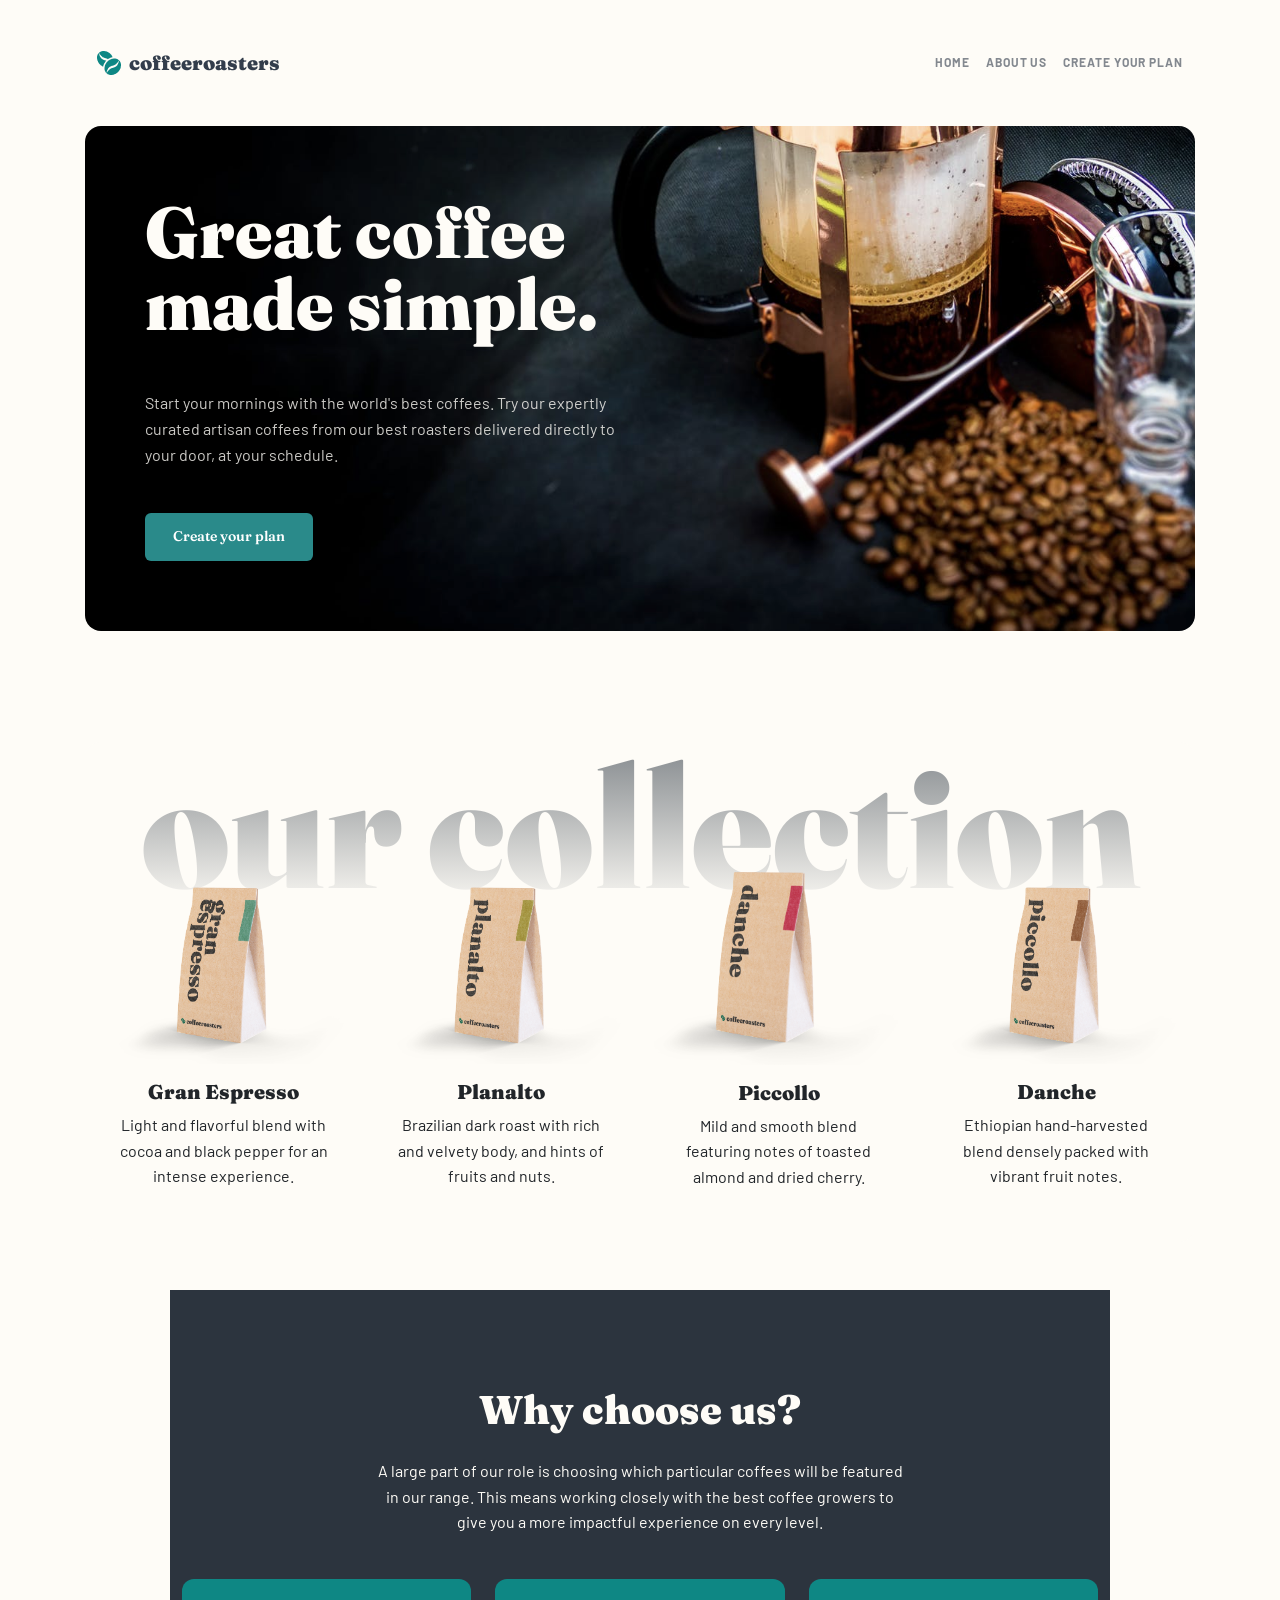
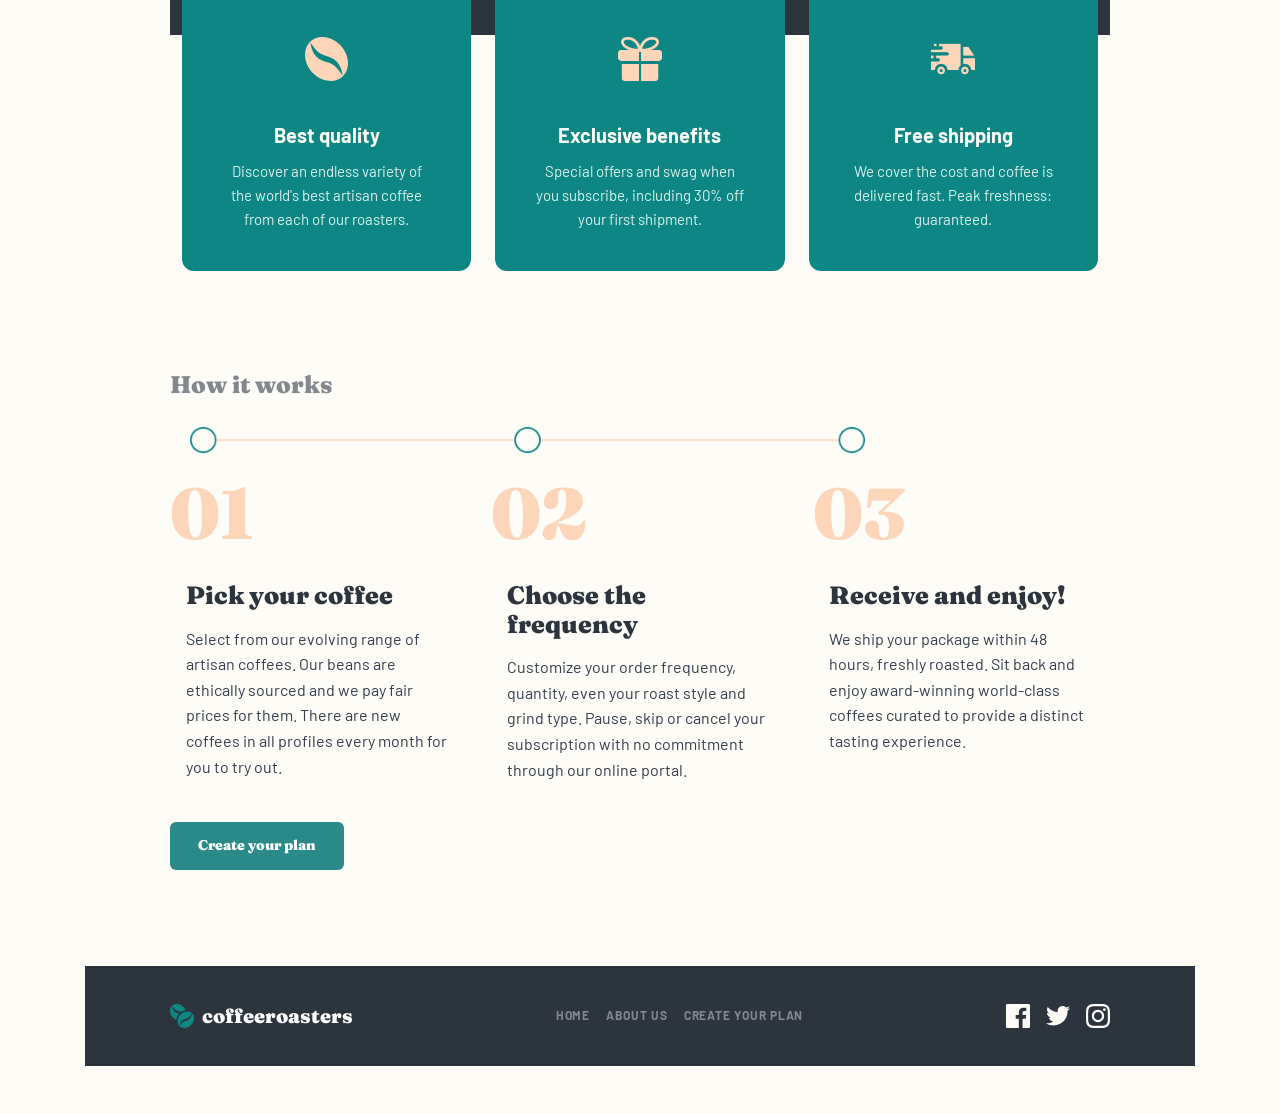
<file: index.html>
<!doctype html>
<html lang="en">
  <head>
    <meta charset="UTF-8" />
    <meta name="viewport" content="width=device-width, initial-scale=1.0" />
    <title>Document</title>
    <link rel="stylesheet" href="./style.css" />
    <script
      src="https://cdn.jsdelivr.net/npm/bootstrap@5.3.8/dist/js/bootstrap.bundle.min.js"
      integrity="sha384-FKyoEForCGlyvwx9Hj09JcYn3nv7wiPVlz7YYwJrWVcXK/BmnVDxM+D2scQbITxI"
      crossorigin="anonymous"
    ></script>
    <link
      href="https://cdn.jsdelivr.net/npm/bootstrap@5.3.8/dist/css/bootstrap.min.css"
      rel="stylesheet"
      integrity="sha384-sRIl4kxILFvY47J16cr9ZwB07vP4J8+LH7qKQnuqkuIAvNWLzeN8tE5YBujZqJLB"
      crossorigin="anonymous"
    />
  </head>
  <body>
    <header class="py-5 px-2" id="navbar">
      <div class="container d-flex align-items-center justify-content-between">
        <div class="d-flex align-items-center gap-2">
          <img
            src="./photos/Combined Shape.png"
            alt="logo icon"
            style="max-width: 24px"
          />
          <h1 class="m-0 fs-5">coffeeroasters</h1>
        </div>
        <nav class="d-none d-md-flex d-lg-flex align-items-center gap-3">
          <a
            class="link-offset-2 link-underline link-underline-opacity-0"
            href="./index.html"
          >
            HOME
          </a>

          <a
            class="link-offset-2 link-underline link-underline-opacity-0"
            href="./about.html"
          >
            ABOUT US
          </a>

          <a
            class="link-offset-2 link-underline link-underline-opacity-0"
            href="./plan.html"
          >
            Create your plan
          </a>
        </nav>
        <button
          class="border-0 bg-transparent d-md-none d-lg-none p-0"
          type="button"
          data-bs-toggle="offcanvas"
          data-bs-target="#coffeeMenu"
          aria-controls="coffeeMenu"
        >
          <img
            src="./photos/Combined Shape 2.png"
            alt="menu"
            style="max-width: 16px"
          />
        </button>

        <div
          class="offcanvas offcanvas-end"
          tabindex="-1"
          id="coffeeMenu"
          aria-labelledby="coffeeMenuLabel"
        >
          <div class="offcanvas-header pt-5 pb-3">
            <div class="d-flex align-items-center gap-2">
              <img
                src="./photos/Combined Shape.png"
                alt="logo icon"
                style="max-width: 24px"
              />
              <h1 class="m-0 fs-5">coffeeroasters</h1>
            </div>
            <button
              type="button"
              class="btn-close"
              data-bs-dismiss="offcanvas"
              aria-label="Close"
            ></button>
          </div>
          <div class="offcanvas-body">
            <nav class="navbar-nav">
              <a class="nav-link" href="./index.html"> HOME </a>

              <a class="nav-link" href="./about.html"> ABOUT US </a>

              <a class="nav-link" href="./plan.html"> CREATE YOUR PLAN </a>
            </nav>
          </div>
        </div>
      </div>
    </header>

    <section class="col-12" id="section1">
      <div class="container position-relative" id="background-container">
        <img
          src="./photos/tset2.png"
          class="background"
          alt="Coffee brewing in a French press"
        />
        <div
          class="px-3 px-lg-5 text-center text-md-start d-flex flex-column align-items-center align-items-md-start"
          id="content1"
        >
          <h1 class="text col-10 col-lg-6 mx-auto mx-md-0">
            Great coffee made simple.
          </h1>
          <p class="col-10 col-lg-6 mx-auto mx-md-0">
            Start your mornings with the world's best coffees. Try our expertly
            curated artisan coffees from our best roasters delivered directly to
            your door, at your schedule.
          </p>
          <a href="plan.html" class="btn text-white" id="cta-btn"
            >Create your plan</a
          >
        </div>
      </div>
    </section>
    <section class="col-12" id="section2">
      <div class="container position-relative" id="background-container">
        <h1
          class="position-absolute text-white text-center"
          id="background-text"
        >
          our collection
        </h1>

        <div class="row row-cols-1 row-cols-lg-4 g-4">
          <div class="col">
            <div class="card h-100">
              <img
                src="./photos/Gran Espresso.png"
                class="card-img-top"
                alt="Gran Espresso"
              />

              <div class="card-body">
                <h5 class="card-title text-center">Gran Espresso</h5>
                <p class="card-text">
                  Light and flavorful blend with cocoa and black pepper for an
                  intense experience.
                </p>
              </div>
            </div>
          </div>

          <div class="col">
            <div class="card h-100">
              <img
                src="./photos/Planalto.png"
                class="card-img-top"
                alt="Planalto"
              />

              <div class="card-body">
                <h5 class="card-title text-center">Planalto</h5>
                <p class="card-text">
                  Brazilian dark roast with rich and velvety body, and hints of
                  fruits and nuts.
                </p>
              </div>
            </div>
          </div>

          <div class="col">
            <div class="card h-100">
              <img
                src="./photos/Piccollo.png"
                class="card-img-top"
                alt="Piccollo"
              />

              <div class="card-body">
                <h5 class="card-title text-center">Piccollo</h5>
                <p class="card-text">
                  Mild and smooth blend featuring notes of toasted almond and
                  dried cherry.
                </p>
              </div>
            </div>
          </div>

          <div class="col">
            <div class="card h-100">
              <img
                src="./photos/Danche.png"
                class="card-img-top"
                alt="Danche"
              />

              <div class="card-body">
                <h5 class="card-title text-center">Danche</h5>
                <p class="card-text">
                  Ethiopian hand-harvested blend densely packed with vibrant
                  fruit notes.
                </p>
              </div>
            </div>
          </div>
        </div>
      </div>
    </section>

    <section class="py-5" id="section3">
      <div class="container">
        <div class="dark-box">
          <h1 class="mb-4">Why choose us?</h1>
          <p class="mb-0">
            A large part of our role is choosing which particular coffees will
            be featured in our range. This means working closely with the best
            coffee growers to give you a more impactful experience on every
            level.
          </p>
        </div>

        <div class="row g-4 boxes-row w-100">
          <div class="col-12 col-lg-4">
            <div class="box">
              <div class="icon-circle">
                <img
                  src="./photos/Shape.svg"
                  alt="Best quality"
                  class="icon-img"
                />
              </div>
              <div class="box-text">
                <h4>Best quality</h4>
                <p>
                  Discover an endless variety of the world's best artisan coffee
                  from each of our roasters.
                </p>
              </div>
            </div>
          </div>

          <div class="col-12 col-lg-4">
            <div class="box">
              <div class="icon-circle">
                <img
                  src="./photos/Gift Icon.png"
                  alt="Exclusive benefits"
                  class="icon-img"
                />
              </div>
              <div class="box-text">
                <h4>Exclusive benefits</h4>
                <p>
                  Special offers and swag when you subscribe, including 30% off
                  your first shipment.
                </p>
              </div>
            </div>
          </div>

          <div class="col-12 col-lg-4">
            <div class="box">
              <div class="icon-circle">
                <img
                  src="./photos/Truck Icon.png"
                  alt="Free shipping"
                  class="icon-img"
                />
              </div>
              <div class="box-text">
                <h4>Free shipping</h4>
                <p>
                  We cover the cost and coffee is delivered fast. Peak
                  freshness: guaranteed.
                </p>
              </div>
            </div>
          </div>
        </div>
      </div>
    </section>
      <section class="py-5" id="section4">
      <div class="container position-relative">
        <h2 class="mb-4">How it works</h2>
        <div class="steps-line mb-4 ">
          <img src="./photos/How It Works Steps.png" />
        </div>

        <div class="row g-4">
          <div class="col-12 col-md-4">
            <div class="card">
              <h1>01</h1>
              <div class="card-body">
                <h5 class="card-title">Pick your coffee</h5>
                <p class="card-text">
                  Select from our evolving range of artisan coffees. Our beans
                  are ethically sourced and we pay fair prices for them. There
                  are new coffees in all profiles every month for you to try
                  out.
                </p>
              </div>
            </div>
          </div>

          <div class="col-12 col-md-4">
            <div class="card">
              <h1>02</h1>
              <div class="card-body">
                <h5 class="card-title">Choose the frequency</h5>
                <p class="card-text">
                  Customize your order frequency, quantity, even your roast
                  style and grind type. Pause, skip or cancel your subscription
                  with no commitment through our online portal.
                </p>
              </div>
            </div>
          </div>

          <div class="col-12 col-md-4">
            <div class="card">
              <h1>03</h1>
              <div class="card-body">
                <h5 class="card-title">Receive and enjoy!</h5>
                <p class="card-text">
                  We ship your package within 48 hours, freshly roasted. Sit
                  back and enjoy award-winning world-class coffees curated to
                  provide a distinct tasting experience.
                </p>
              </div>
            </div>
          </div>
        </div>

        <a href="plan.html" class="btn text-white mt-4" id="cta-btn"
          >Create your plan</a
        >
      </div>
    </section>
<footer class="py-5 px-2" id="footer">
    <div class="container d-flex flex-column flex-md-row align-items-center justify-content-between gap-4">
      <div class="d-flex align-items-center gap-2">
        <img
          src="./photos/Combined Shape.png"
          alt="logo icon"
          style="max-width: 24px"
        />
        <h1 class="m-0 fs-5">coffeeroasters</h1>
      </div>

      <nav class="d-flex align-items-center gap-3">
        <a
          class="link-offset-2 link-underline link-underline-opacity-0"
          href="./index.html"
        >
          HOME
        </a>

        <a
          class="link-offset-2 link-underline link-underline-opacity-0"
          href="./about.html"
        >
          ABOUT US
        </a>

        <a
          class="link-offset-2 link-underline link-underline-opacity-0"
          href="./plan.html"
        >
          Create your plan
        </a>
      </nav>

      <div class="d-flex align-items-center gap-3">
        <a href="https://facebook.com" target="_blank" rel="noopener noreferrer">
          <img src="./photos/facebook.svg" alt="Facebook" />
        </a>
        <a href="https://twitter.com" target="_blank" rel="noopener noreferrer">
          <img src="./photos/twitter.svg" alt="Twitter" />
        </a>
        <a href="https://instagram.com" target="_blank" rel="noopener noreferrer">
          <img src="./photos/instgram.svg" alt="Instagram" />
        </a>
      </div>
    </div>
  </footer>
  </body>
</html>
</file>
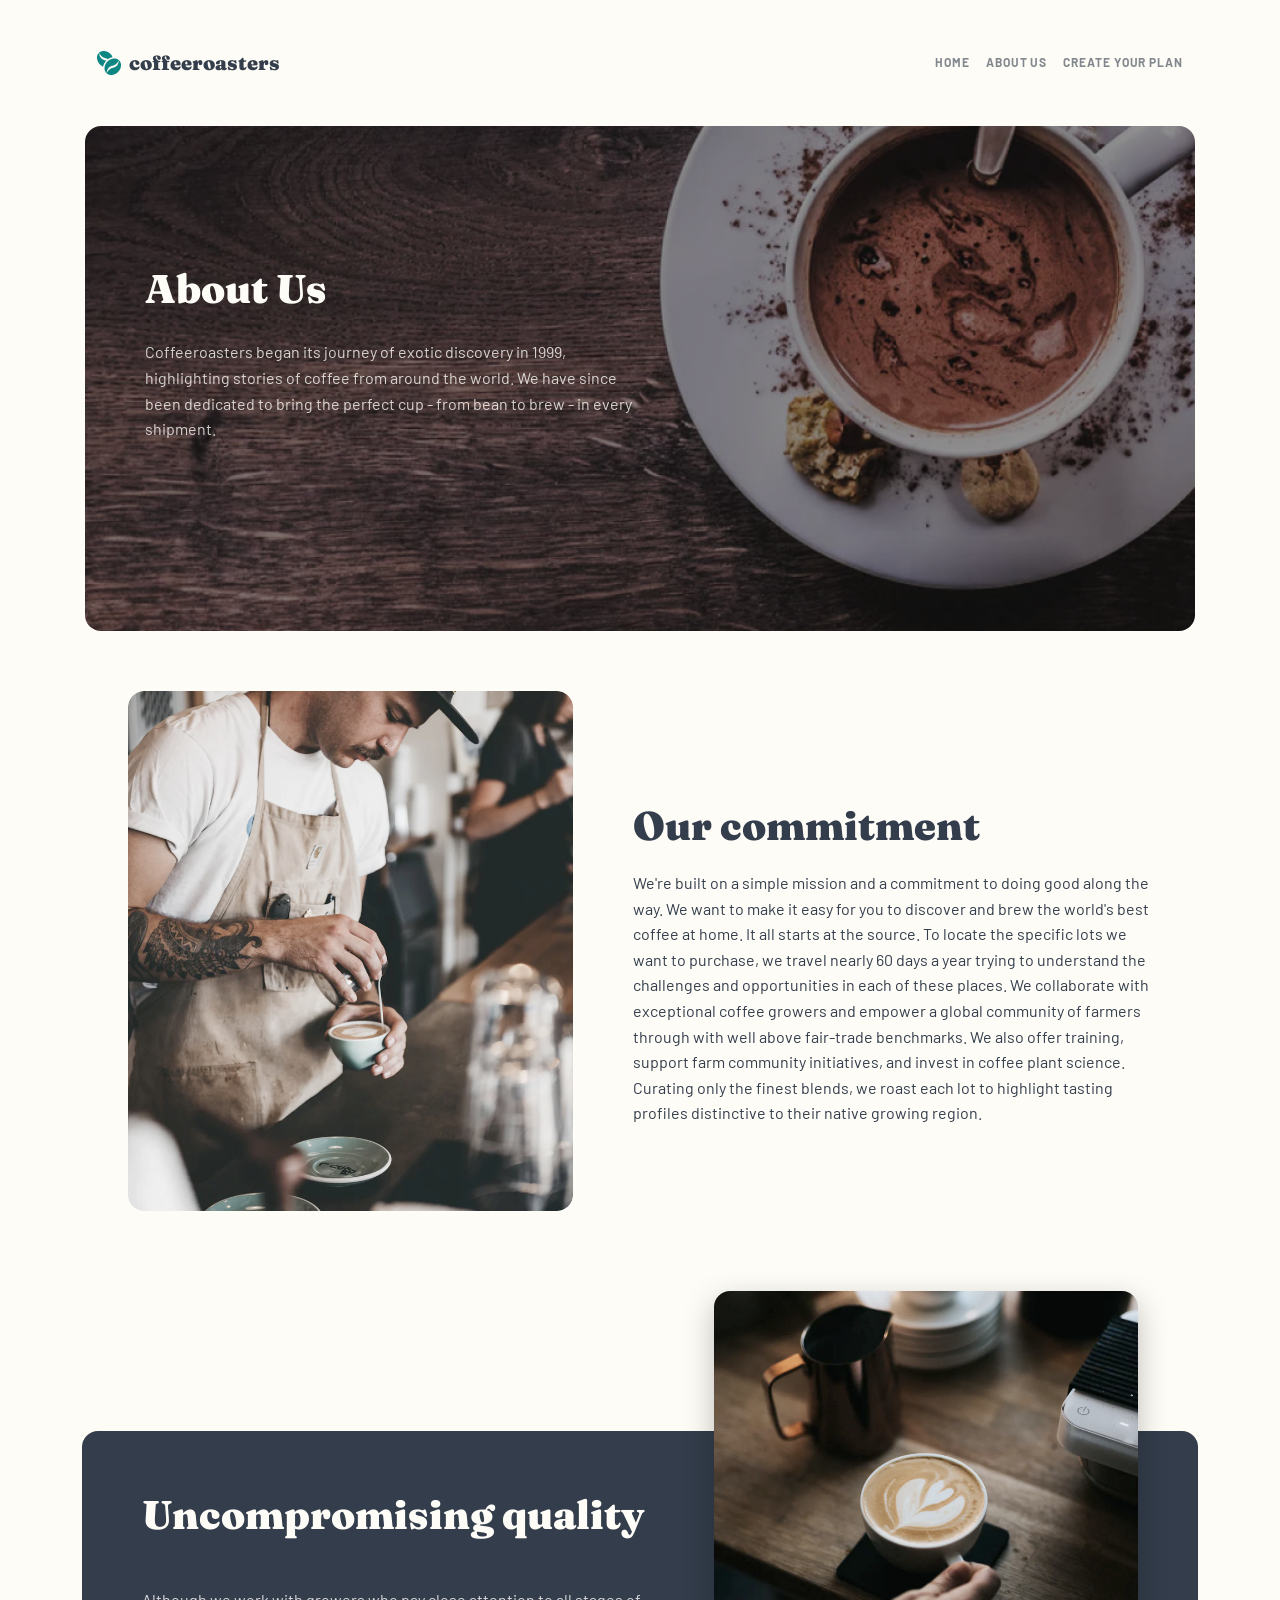
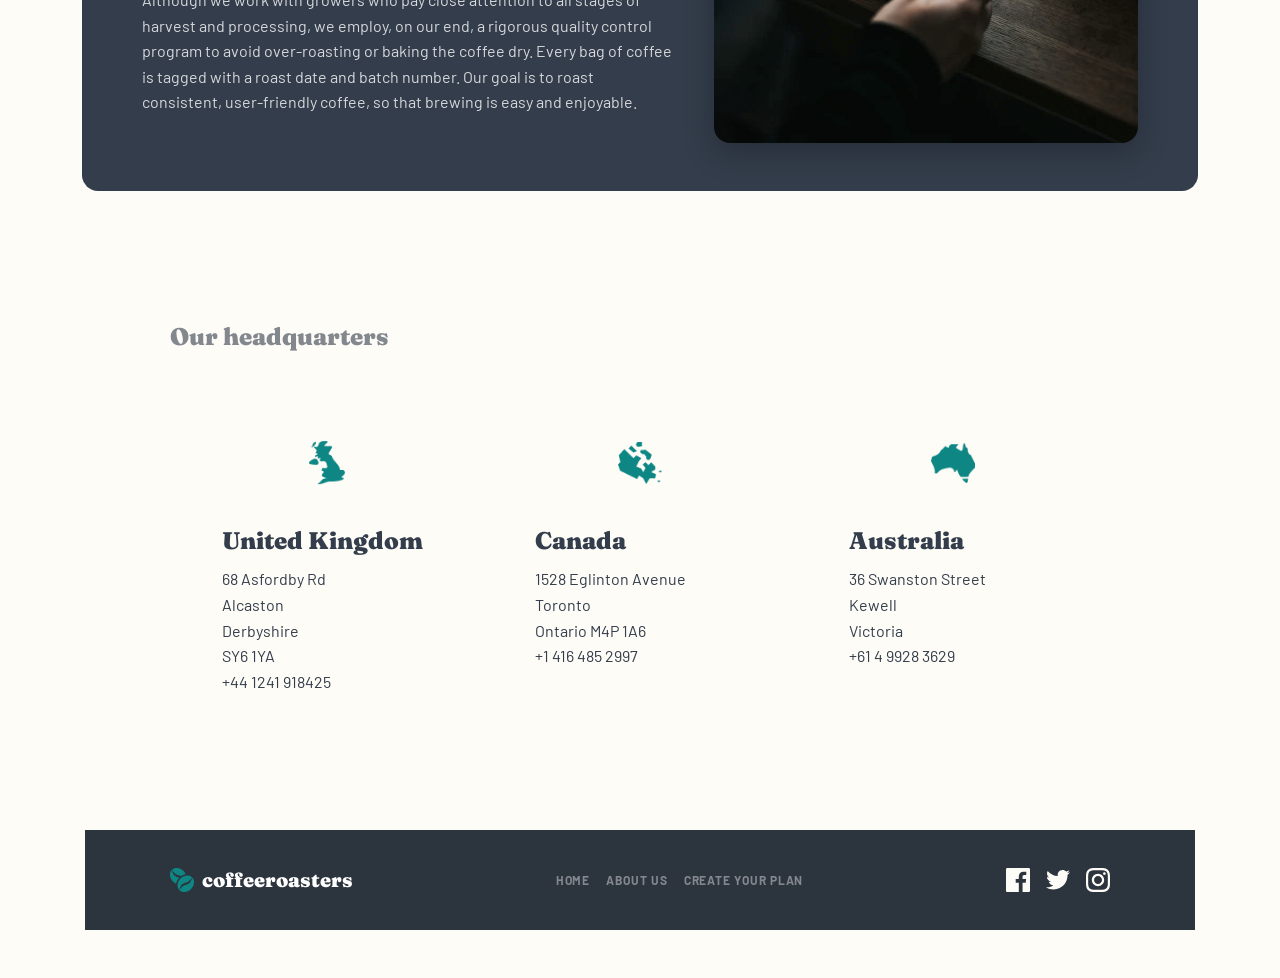
<file: about.html>
<!doctype html>
<html lang="en">
  <head>
    <meta charset="UTF-8" />
    <meta name="viewport" content="width=device-width, initial-scale=1.0" />
    <title>Document</title>
    <link rel="stylesheet" href="./style.css">
    <script
      src="https://cdn.jsdelivr.net/npm/bootstrap@5.3.8/dist/js/bootstrap.bundle.min.js"
      integrity="sha384-FKyoEForCGlyvwx9Hj09JcYn3nv7wiPVlz7YYwJrWVcXK/BmnVDxM+D2scQbITxI"
      crossorigin="anonymous"
    ></script>
    <link
      href="https://cdn.jsdelivr.net/npm/bootstrap@5.3.8/dist/css/bootstrap.min.css"
      rel="stylesheet"
      integrity="sha384-sRIl4kxILFvY47J16cr9ZwB07vP4J8+LH7qKQnuqkuIAvNWLzeN8tE5YBujZqJLB"
      crossorigin="anonymous"
    />
  </head>
  <body>
    <header class="py-5 px-2" id="navbar">
      <div class="container d-flex align-items-center justify-content-between">
        <div class="d-flex align-items-center gap-2">
          <img
            src="./photos/Combined Shape.png"
            alt="logo icon"
            style="max-width: 24px"
          />
          <h1 class="m-0 fs-5">coffeeroasters</h1>
        </div>
        <nav class="d-none d-md-flex d-lg-flex align-items-center gap-3">
          <a
            class="link-offset-2 link-underline link-underline-opacity-0"
            href="./index.html"
          >
            HOME
          </a>

          <a
            class="link-offset-2 link-underline link-underline-opacity-0"
            href="./about.html"
          >
            ABOUT US
          </a>

          <a
            class="link-offset-2 link-underline link-underline-opacity-0"
            href="./plan.html"
          >
            Create your plan
          </a>
        </nav>
        <button
          class="border-0 bg-transparent d-md-none d-lg-none p-0"
          type="button"
          data-bs-toggle="offcanvas"
          data-bs-target="#coffeeMenu"
          aria-controls="coffeeMenu"
        >
          <img
            src="./photos/Combined Shape 2.png"
            alt="menu"
            style="max-width: 16px"
          />
        </button>

        <div
          class="offcanvas offcanvas-end"
          tabindex="-1"
          id="coffeeMenu"
          aria-labelledby="coffeeMenuLabel"
        >
          <div class="offcanvas-header pt-5 pb-3">
            <div class="d-flex align-items-center gap-2">
              <img
                src="./photos/Combined Shape.png"
                alt="logo icon"
                style="max-width: 24px"
              />
              <h1 class="m-0 fs-5">coffeeroasters</h1>
            </div>
            <button
              type="button"
              class="btn-close"
              data-bs-dismiss="offcanvas"
              aria-label="Close"
            ></button>
          </div>
          <div class="offcanvas-body">
            <nav class="navbar-nav">
              <a class="nav-link" href="./index.html"> HOME </a>

              <a class="nav-link" href="./about.html"> ABOUT US </a>

              <a class="nav-link" href="./plan.html"> CREATE YOUR PLAN </a>
            </nav>
          </div>
        </div>
      </div>
    </header>
    <section class="col-12" id="section5">
      <div class="container position-relative" id="background-container">
        <img
          src="./photos/About Image.png"
          class="background"
          alt="Coffee brewing in a French press"
        />
        <div
          class="px-3 px-lg-5 text-center text-md-start d-flex flex-column align-items-center align-items-md-start"
          id="content1"
        >
          <h1 class="text col-10 col-lg-6 mx-auto mx-md-0">About Us</h1>
          <p class="col-10 col-lg-6 mx-auto mx-md-0" id="plan-text">
            Coffeeroasters began its journey of exotic discovery in 1999,
            highlighting stories of coffee from around the world. We have since
            been dedicated to bring the perfect cup - from bean to brew - in
            every shipment.
          </p>
        </div>
      </div>
    </section>
    <section class="col-12" id="section6">
      <div class="container d-flex flex-column flex-md-row align-items-center">
        <div class="image-wrap">
          <img src="./photos/parista.png" alt="our barista" />
        </div>
        <div class="text">
          <h1>Our commitment</h1>
          <p>
            We're built on a simple mission and a commitment to doing good along
            the way. We want to make it easy for you to discover and brew the
            world's best coffee at home. It all starts at the source. To locate
            the specific lots we want to purchase, we travel nearly 60 days a
            year trying to understand the challenges and opportunities in each
            of these places. We collaborate with exceptional coffee growers and
            empower a global community of farmers through with well above
            fair-trade benchmarks. We also offer training, support farm
            community initiatives, and invest in coffee plant science. Curating
            only the finest blends, we roast each lot to highlight tasting
            profiles distinctive to their native growing region.
          </p>
        </div>
      </div>
    </section>
    <section class="quality-section" id="quality">
      <div class="container">
        <div class="quality-wrap">
          <div class="quality-card">
            <h2>Uncompromising quality</h2>
            <p>
              Although we work with growers who pay close attention to all
              stages of harvest and processing, we employ, on our end, a
              rigorous quality control program to avoid over-roasting or baking
              the coffee dry. Every bag of coffee is tagged with a roast date
              and batch number. Our goal is to roast consistent, user-friendly
              coffee, so that brewing is easy and enjoyable.
            </p>
          </div>

          <div class="quality-image">
            <img src="./photos/coffe-photo.png" alt="latte art coffee" />
          </div>
        </div>
      </div>
    </section>

    <section class="py-5" id="headquarters">
      <div class="container position-relative">
        <h1 class="mb-4">Our headquarters</h1>

        <div class="row g-4 boxes-row w-100">
          <div class="col-12 col-md-4">
            <div class="box">
              <div class="icon-circle">
                <img src="./photos/UK Map.png" alt="UK-map" class="icon-img" />
              </div>
              <div class="box-text">
                <h2>United Kingdom</h2>
                <p>
                  68 Asfordby Rd<br />
                  Alcaston<br />
                  Derbyshire<br />
                  SY6 1YA<br />
                  +44 1241 918425
                </p>
              </div>
            </div>
          </div>

          <div class="col-12 col-md-4">
            <div class="box">
              <div class="icon-circle">
                <img
                  src="./photos//Canada Map.png"
                  alt="canada-map"
                  class="icon-img"
                />
              </div>
              <div class="box-text">
                <h2>Canada</h2>
                <p>
                  1528 Eglinton Avenue<br />
                  Toronto<br />
                  Ontario M4P 1A6<br />
                  +1 416 485 2997
                </p>
              </div>
            </div>
          </div>

          <div class="col-12 col-md-4">
            <div class="box">
              <div class="icon-circle">
                <img
                  src="./photos/Australia Map.png"
                  alt="australia-map"
                  class="icon-img"
                />
              </div>
              <div class="box-text">
                <h2>Australia</h2>
                <p>
                  36 Swanston Street<br />
                  Kewell<br />
                  Victoria<br />
                  +61 4 9928 3629
                </p>
              </div>
            </div>
          </div>
        </div>
      </div>
    </section>
    <footer class="py-5 px-2" id="footer">
      <div
        class="container d-flex flex-column flex-md-row align-items-center justify-content-between gap-4"
      >
        <div class="d-flex align-items-center gap-2">
          <img
            src="./photos/Combined Shape.png"
            alt="logo icon"
            style="max-width: 24px"
          />
          <h1 class="m-0 fs-5">coffeeroasters</h1>
        </div>

        <nav class="d-flex align-items-center gap-3">
          <a
            class="link-offset-2 link-underline link-underline-opacity-0"
            href="./index.html"
          >
            HOME
          </a>

          <a
            class="link-offset-2 link-underline link-underline-opacity-0"
            href="./about.html"
          >
            ABOUT US
          </a>

          <a
            class="link-offset-2 link-underline link-underline-opacity-0"
            href="./plan.html"
          >
            Create your plan
          </a>
        </nav>

        <div class="d-flex align-items-center gap-3">
          <a
            href="https://facebook.com"
            target="_blank"
            rel="noopener noreferrer"
          >
            <img src="./photos/facebook.svg" alt="Facebook" />
          </a>
          <a
            href="https://twitter.com"
            target="_blank"
            rel="noopener noreferrer"
          >
            <img src="./photos/twitter.svg" alt="Twitter" />
          </a>
          <a
            href="https://instagram.com"
            target="_blank"
            rel="noopener noreferrer"
          >
            <img src="./photos/instgram.svg" alt="Instagram" />
          </a>
        </div>
      </div>
    </footer>
  </body>
</html>
</file>
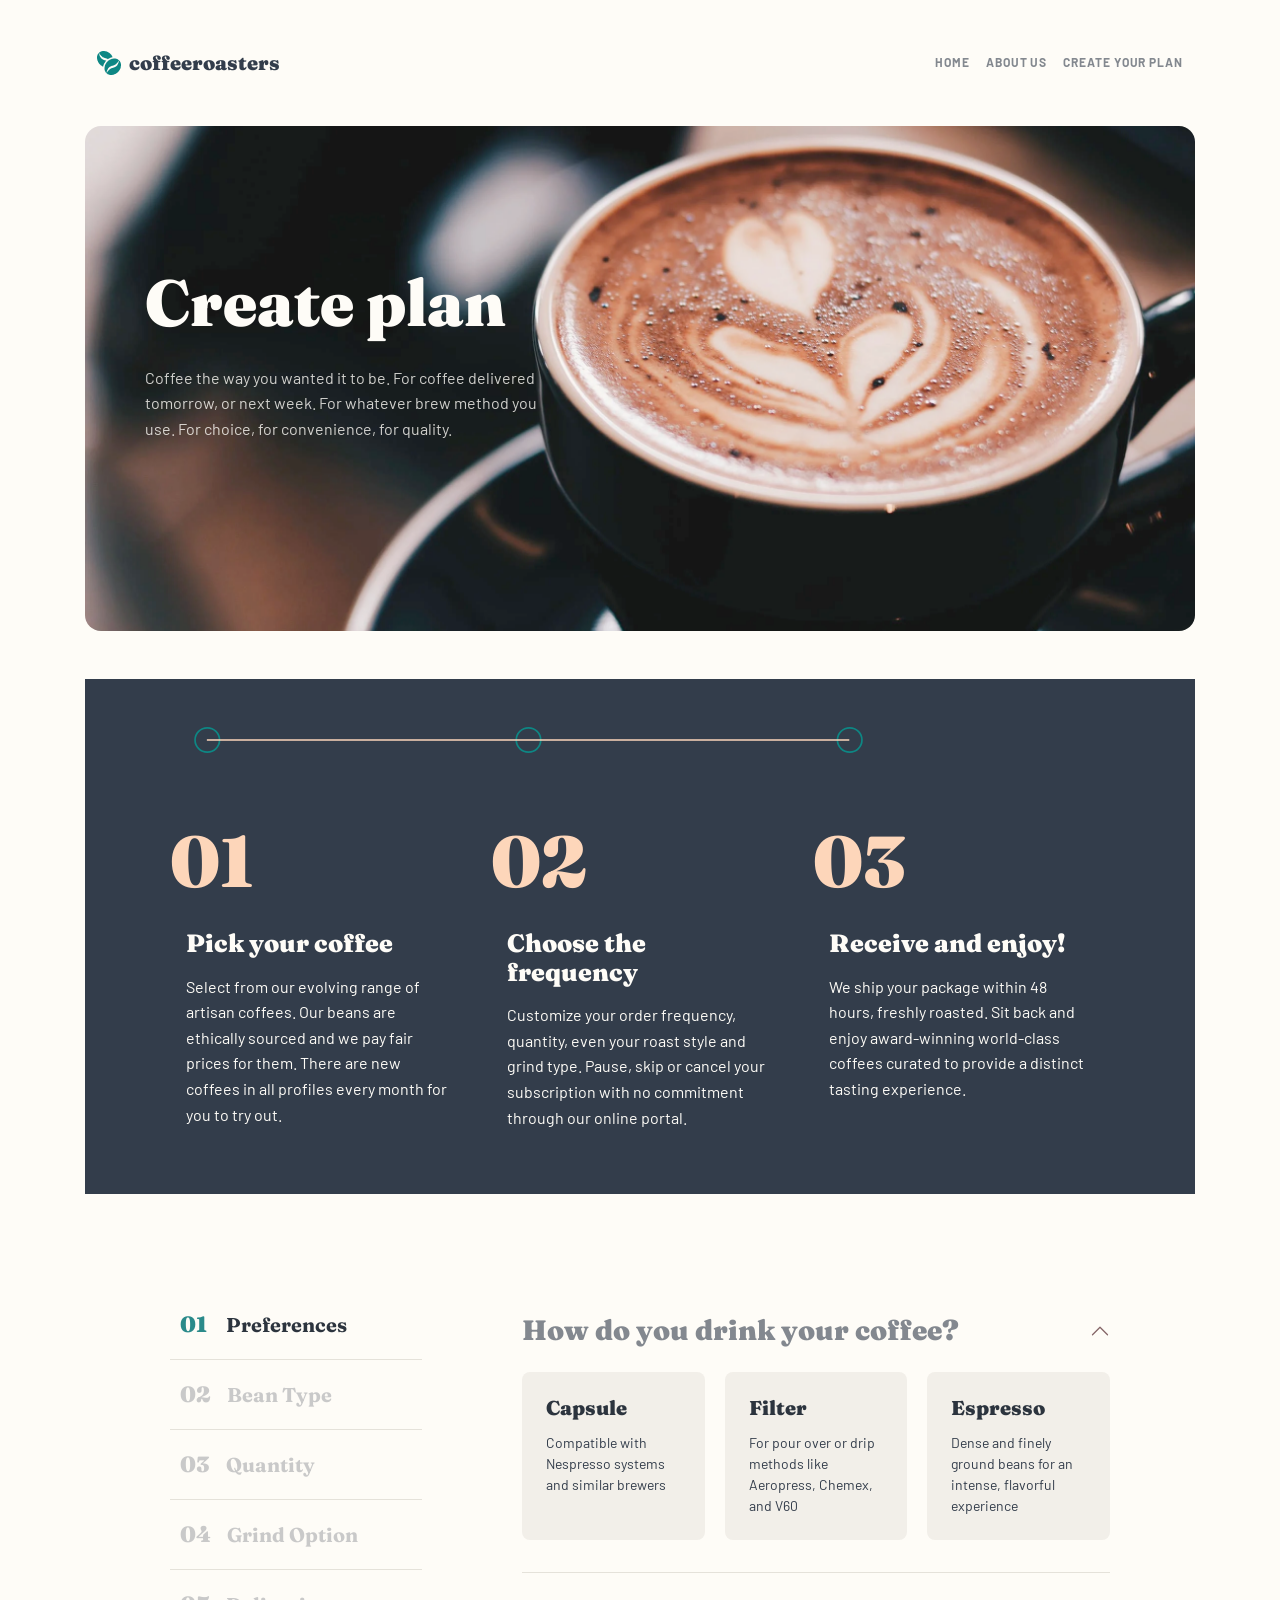
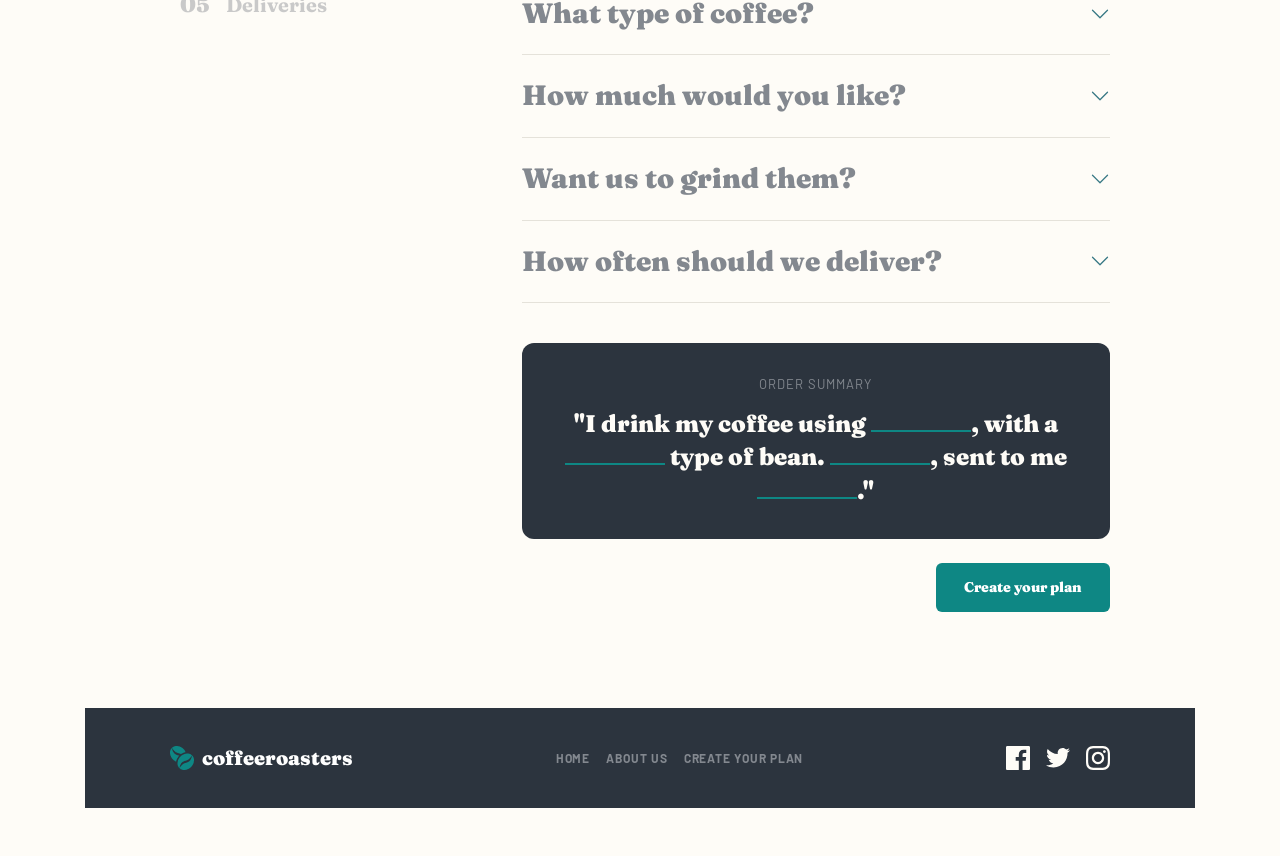
<file: plan.html>
<!doctype html>
<html lang="en">
  <head>
    <meta charset="UTF-8" />
    <meta name="viewport" content="width=device-width, initial-scale=1.0" />
    <title>Document</title>
    <link rel="stylesheet" href="./style.css" />
    <script
      src="https://cdn.jsdelivr.net/npm/bootstrap@5.3.8/dist/js/bootstrap.bundle.min.js"
      integrity="sha384-FKyoEForCGlyvwx9Hj09JcYn3nv7wiPVlz7YYwJrWVcXK/BmnVDxM+D2scQbITxI"
      crossorigin="anonymous"
    ></script>
    <link
      href="https://cdn.jsdelivr.net/npm/bootstrap@5.3.8/dist/css/bootstrap.min.css"
      rel="stylesheet"
      integrity="sha384-sRIl4kxILFvY47J16cr9ZwB07vP4J8+LH7qKQnuqkuIAvNWLzeN8tE5YBujZqJLB"
      crossorigin="anonymous"
    />
  </head>
  <body>
    <header class="py-5 px-2" id="navbar">
      <div class="container d-flex align-items-center justify-content-between">
        <div class="d-flex align-items-center gap-2">
          <img
            src="./photos/Combined Shape.png"
            alt="logo icon"
            style="max-width: 24px"
          />
          <h1 class="m-0 fs-5">coffeeroasters</h1>
        </div>
        <nav class="d-none d-md-flex d-lg-flex align-items-center gap-3">
          <a
            class="link-offset-2 link-underline link-underline-opacity-0"
            href="./index.html"
          >
            HOME
          </a>

          <a
            class="link-offset-2 link-underline link-underline-opacity-0"
            href="./about.html"
          >
            ABOUT US
          </a>

          <a
            class="link-offset-2 link-underline link-underline-opacity-0"
            href="./plan.html"
          >
            Create your plan
          </a>
        </nav>
        <button
          class="border-0 bg-transparent d-md-none d-lg-none p-0"
          type="button"
          data-bs-toggle="offcanvas"
          data-bs-target="#coffeeMenu"
          aria-controls="coffeeMenu"
        >
          <img
            src="./photos/Combined Shape 2.png"
            alt="menu"
            style="max-width: 16px"
          />
        </button>

        <div
          class="offcanvas offcanvas-end"
          tabindex="-1"
          id="coffeeMenu"
          aria-labelledby="coffeeMenuLabel"
        >
          <div class="offcanvas-header pt-5 pb-3">
            <div class="d-flex align-items-center gap-2">
              <img
                src="./photos/Combined Shape.png"
                alt="logo icon"
                style="max-width: 24px"
              />
              <h1 class="m-0 fs-5">coffeeroasters</h1>
            </div>
            <button
              type="button"
              class="btn-close"
              data-bs-dismiss="offcanvas"
              aria-label="Close"
            ></button>
          </div>
          <div class="offcanvas-body">
            <nav class="navbar-nav">
              <a class="nav-link" href="./index.html"> HOME </a>

              <a class="nav-link" href="./about.html"> ABOUT US </a>

              <a class="nav-link" href="./plan.html"> CREATE YOUR PLAN </a>
            </nav>
          </div>
        </div>
      </div>
    </header>
    <section class="col-12" id="section7">
      <div class="container position-relative" id="background-container">
        <img
          src="./photos/plan-image.png"
          class="background"
          alt="Coffee brewing in a French press"
        />
        <div
          class="px-3 px-lg-5 text-center text-md-start d-flex flex-column align-items-center align-items-md-start"
          id="content1"
        >
          <h1 class="text col-10 col-lg-6 mx-auto mx-md-0">Create plan</h1>
          <p class="col-10 col-lg-6 mx-auto mx-md-0">
            Coffee the way you wanted it to be. For coffee delivered tomorrow,
            or next week. For whatever brew method you use. For choice, for
            convenience, for quality.
          </p>
        </div>
      </div>
    </section>
    <section class="py-5" id="section4">
      <div
        class="container position-relative"
        style="background-color: #333d4b"
      >
        <div class="steps-line mb-4 px-1 py-5">
          <img src="./photos/Step Indicators.svg" />
        </div>

        <div class="row g-4 pb-5">
          <div class="col-12 col-md-4">
            <div class="card">
              <h1>01</h1>
              <div class="card-body">
                <h5 class="card-title" style="color: #fefcf7">
                  Pick your coffee
                </h5>
                <p class="card-text" style="color: #fefcf7">
                  Select from our evolving range of artisan coffees. Our beans
                  are ethically sourced and we pay fair prices for them. There
                  are new coffees in all profiles every month for you to try
                  out.
                </p>
              </div>
            </div>
          </div>

          <div class="col-12 col-md-4">
            <div class="card">
              <h1>02</h1>
              <div class="card-body">
                <h5 class="card-title" style="color: #fefcf7">
                  Choose the frequency
                </h5>
                <p class="card-text" style="color: #fefcf7">
                  Customize your order frequency, quantity, even your roast
                  style and grind type. Pause, skip or cancel your subscription
                  with no commitment through our online portal.
                </p>
              </div>
            </div>
          </div>

          <div class="col-12 col-md-4">
            <div class="card">
              <h1>03</h1>
              <div class="card-body">
                <h5 class="card-title" style="color: #fefcf7">
                  Receive and enjoy!
                </h5>
                <p class="card-text" style="color: #fefcf7">
                  We ship your package within 48 hours, freshly roasted. Sit
                  back and enjoy award-winning world-class coffees curated to
                  provide a distinct tasting experience.
                </p>
              </div>
            </div>
          </div>
        </div>
      </div>
    </section>
<section class="py-5" id="section8">
  <input type="checkbox" id="summary-toggle" class="summary-toggle" />

  <div class="container d-flex">
    <div class="list-group steps-list" style="width: 251.81px">
      <div class="list-group-item d-flex align-items-center gap-3 active-step">
        <span class="step-number">01</span>
        <span class="step-title">Preferences</span>
      </div>

      <div class="list-group-item d-flex align-items-center gap-3">
        <span class="step-number">02</span>
        <span class="step-title">Bean Type</span>
      </div>

      <div class="list-group-item d-flex align-items-center gap-3">
        <span class="step-number">03</span>
        <span class="step-title">Quantity</span>
      </div>

      <div class="list-group-item d-flex align-items-center gap-3">
        <span class="step-number">04</span>
        <span class="step-title">Grind Option</span>
      </div>

      <div class="list-group-item d-flex align-items-center gap-3">
        <span class="step-number">05</span>
        <span class="step-title">Deliveries</span>
      </div>
    </div>

    <div class="accordion" id="coffeeAccordion">
      <div class="accordion-item">
        <h2 class="accordion-header">
          <button
            class="accordion-button"
            type="button"
            data-bs-toggle="collapse"
            data-bs-target="#collapseOne"
            aria-expanded="true"
            aria-controls="collapseOne"
          >
            How do you drink your coffee?
          </button>
        </h2>

        <div id="collapseOne" class="accordion-collapse collapse show">
          <div class="accordion-body">
            <div class="options-grid">
              <label class="option-card">
                <input type="radio" name="coffee-preference" value="capsule" />
                <h5>Capsule</h5>
                <p>Compatible with Nespresso systems and similar brewers</p>
              </label>

              <label class="option-card">
                <input type="radio" name="coffee-preference" value="filter" />
                <h5>Filter</h5>
                <p>For pour over or drip methods like Aeropress, Chemex, and V60</p>
              </label>

              <label class="option-card">
                <input type="radio" name="coffee-preference" value="espresso" />
                <h5>Espresso</h5>
                <p>Dense and finely ground beans for an intense, flavorful experience</p>
              </label>
            </div>
          </div>
        </div>
      </div>

      <div class="accordion-item">
        <h2 class="accordion-header">
          <button
            class="accordion-button collapsed"
            type="button"
            data-bs-toggle="collapse"
            data-bs-target="#collapseTwo"
            aria-expanded="false"
            aria-controls="collapseTwo"
          >
            What type of coffee?
          </button>
        </h2>

        <div id="collapseTwo" class="accordion-collapse collapse">
          <div class="accordion-body">
            <div class="options-grid">
              <label class="option-card">
                <input type="radio" name="coffee-type" value="single-origin" />
                <h5>Single Origin</h5>
                <p>Distinct, high quality coffee from a specific family-owned farm</p>
              </label>

              <label class="option-card">
                <input type="radio" name="coffee-type" value="decaf" />
                <h5>Decaf</h5>
                <p>Just like regular coffee, except the caffeine has been removed</p>
              </label>

              <label class="option-card">
                <input type="radio" name="coffee-type" value="blended" />
                <h5>Blended</h5>
                <p>Combination of two or three dark roasted beans of organic coffees</p>
              </label>
            </div>
          </div>
        </div>
      </div>

      <div class="accordion-item">
        <h2 class="accordion-header">
          <button
            class="accordion-button collapsed"
            type="button"
            data-bs-toggle="collapse"
            data-bs-target="#collapseThree"
            aria-expanded="false"
            aria-controls="collapseThree"
          >
            How much would you like?
          </button>
        </h2>

        <div id="collapseThree" class="accordion-collapse collapse">
          <div class="accordion-body">
            <div class="options-grid">
              <label class="option-card">
                <input type="radio" name="quantity" value="250g" />
                <h5>250g</h5>
                <p>Perfect for the solo drinker. Yields about 12 delicious cups.</p>
              </label>

              <label class="option-card">
                <input type="radio" name="quantity" value="500g" />
                <h5>500g</h5>
                <p>Perfect option for a couple. Yields about 40 delectable cups.</p>
              </label>

              <label class="option-card">
                <input type="radio" name="quantity" value="1000g" />
                <h5>1000g</h5>
                <p>Perfect for offices and events. Yields about 90 delightful cups.</p>
              </label>
            </div>
          </div>
        </div>
      </div>

      <div class="accordion-item">
        <h2 class="accordion-header">
          <button
            class="accordion-button collapsed"
            type="button"
            data-bs-toggle="collapse"
            data-bs-target="#collapseFour"
            aria-expanded="false"
            aria-controls="collapseFour"
          >
            Want us to grind them?
          </button>
        </h2>

        <div id="collapseFour" class="accordion-collapse collapse">
          <div class="accordion-body">
            <div class="options-grid">
              <label class="option-card">
                <input type="radio" name="grind" value="wholebean" />
                <h5>Wholebean</h5>
                <p>Best choice if you cherish the full sensory experience</p>
              </label>

              <label class="option-card">
                <input type="radio" name="grind" value="filter" />
                <h5>Filter</h5>
                <p>For drip or pour-over coffee methods such as V60 or Aeropress</p>
              </label>

              <label class="option-card">
                <input type="radio" name="grind" value="cafetiere" />
                <h5>Cafetiére</h5>
                <p>Course ground beans specially suited for french press coffee</p>
              </label>
            </div>
          </div>
        </div>
      </div>

      <div class="accordion-item">
        <h2 class="accordion-header">
          <button
            class="accordion-button collapsed"
            type="button"
            data-bs-toggle="collapse"
            data-bs-target="#collapseFive"
            aria-expanded="false"
            aria-controls="collapseFive"
          >
            How often should we deliver?
          </button>
        </h2>

        <div id="collapseFive" class="accordion-collapse collapse">
          <div class="accordion-body">
            <div class="options-grid">
              <label class="option-card">
                <input type="radio" name="delivery" value="weekly" />
                <h5>Every week</h5>
                <p>$7.20 per shipment. Includes free first-class shipping.</p>
              </label>

              <label class="option-card">
                <input type="radio" name="delivery" value="two-weeks" />
                <h5>Every 2 weeks</h5>
                <p>$9.60 per shipment. Includes free priority shipping.</p>
              </label>

              <label class="option-card">
                <input type="radio" name="delivery" value="monthly" />
                <h5>Every month</h5>
                <p>$12.00 per shipment. Includes free priority shipping.</p>
              </label>
            </div>
          </div>
        </div>
      </div>

      <div class="order-summary">
        <span class="summary-label">ORDER SUMMARY</span>
        <p class="summary-text">
          "I drink my coffee using
          <span class="blank">
            <span class="ans ans-capsule">Capsule</span>
            <span class="ans ans-filter">Filter</span>
            <span class="ans ans-espresso">Espresso</span> </span
          >, with a
          <span class="blank">
            <span class="ans ans-single-origin">Single Origin</span>
            <span class="ans ans-decaf">Decaf</span>
            <span class="ans ans-blended">Blended</span>
          </span>
          type of bean.
          <span class="blank">
            <span class="ans ans-250g">250g</span>
            <span class="ans ans-500g">500g</span>
            <span class="ans ans-1000g">1000g</span> </span
          >, sent to me
          <span class="blank">
            <span class="ans ans-weekly">Every Week</span>
            <span class="ans ans-two-weeks">Every 2 Weeks</span>
            <span class="ans ans-monthly">Every Month</span> </span
          >."
        </p>
      </div>

      <label for="summary-toggle" class="create-plan-btn">Create your plan</label>
    </div>
  </div>

  <div class="summary-modal-overlay">
    <label for="summary-toggle" class="modal-backdrop"></label>

    <div class="summary-modal">
      <div class="modal-header">
        <span>Order Summary</span>
      </div>

      <div class="modal-body">
        <p class="modal-text">
          "I drink my coffee as
          <span class="ans ans-capsule">Capsule</span><span class="ans ans-filter">Filter</span><span class="ans ans-espresso">Espresso</span>,
          with a
          <span class="ans ans-single-origin">Single Origin</span><span class="ans ans-decaf">Decaf</span><span class="ans ans-blended">Blended</span>
          type of bean.
          <span class="ans ans-250g">250g</span><span class="ans ans-500g">500g</span><span class="ans ans-1000g">1000g</span>
          ground ala
          <span class="ans ans-wholebean">Wholebean</span><span class="ans ans-grindfilter">Filter</span><span class="ans ans-cafetiere">Cafetiére</span>,
          sent to me
          <span class="ans ans-weekly">Every Week</span><span class="ans ans-two-weeks">Every 2 Weeks</span><span class="ans ans-monthly">Every Month</span>."
        </p>

        <p class="modal-note">
          Is this correct? You can proceed to checkout or go back to plan selection if something is off. Subscription discount codes can also be redeemed at the checkout.
        </p>

        <div class="modal-footer">
          <span class="price">$14.00<span class="price-unit">/ mo</span></span>
          <button class="checkout-btn">Checkout</button>
        </div>
      </div>
    </div>
  </div>
</section>
    <footer class="py-5 px-2" id="footer">
      <div
        class="container d-flex flex-column flex-md-row align-items-center justify-content-between gap-4"
      >
        <div class="d-flex align-items-center gap-2">
          <img
            src="./photos/Combined Shape.png"
            alt="logo icon"
            style="max-width: 24px"
          />
          <h1 class="m-0 fs-5">coffeeroasters</h1>
        </div>

        <nav class="d-flex align-items-center gap-3">
          <a
            class="link-offset-2 link-underline link-underline-opacity-0"
            href="./index.html"
          >
            HOME
          </a>

          <a
            class="link-offset-2 link-underline link-underline-opacity-0"
            href="./about.html"
          >
            ABOUT US
          </a>

          <a
            class="link-offset-2 link-underline link-underline-opacity-0"
            href="./plan.html"
          >
            Create your plan
          </a>
        </nav>

        <div class="d-flex align-items-center gap-3">
          <a
            href="https://facebook.com"
            target="_blank"
            rel="noopener noreferrer"
          >
            <img src="./photos/facebook.svg" alt="Facebook" />
          </a>
          <a
            href="https://twitter.com"
            target="_blank"
            rel="noopener noreferrer"
          >
            <img src="./photos/twitter.svg" alt="Twitter" />
          </a>
          <a
            href="https://instagram.com"
            target="_blank"
            rel="noopener noreferrer"
          >
            <img src="./photos/instgram.svg" alt="Instagram" />
          </a>
        </div>
      </div>
    </footer>
  </body>
</html>
</file>
<file: style.css>
@import url("https://fonts.googleapis.com/css2?family=Fraunces:ital,opsz,wght@0,9..144,100..900;1,9..144,100..900&display=swap");
@import url("https://fonts.googleapis.com/css2?family=Barlow:ital,wght@0,100;0,200;0,300;0,400;0,500;0,600;0,700;0,800;0,900;1,100;1,200;1,300;1,400;1,500;1,600;1,700;1,800;1,900&display=swap");

* {
  margin: 0;
  padding: 0;
  box-sizing: border-box;
}

html,
body {
  background-color: #fefcf7 !important;
}

#navbar {
  .container {
    max-width: 1110px;
  }
  h1 {
    color: #333d4b;
    font-family: Fraunces;
    font-weight: 900;
    font-size: 25px;
    line-height: 150%;
    letter-spacing: 0px;
    text-align: center;
  }

  a {
    font-family: Barlow;
    font-weight: 700;
    font-style: Bold;
    font-size: 12px;
    line-height: 130%;
    letter-spacing: 0.92px;
    text-transform: uppercase;
    color: #83888f;
  }
}

#section1 {
  .container {
    max-width: 1110px;
    width: 100%;
    height: auto;
    border-radius: 16px;
    overflow: hidden;

    &#background-container {
      width: 100%;
      min-height: 505px;
      border-radius: 16px;
      position: relative;
      box-sizing: border-box;
      display: flex;
      align-items: center;
    }

    .background {
      position: absolute;
      inset: 0;
      width: 100%;
      height: 100%;
      object-fit: cover;
      object-position: right center;
      z-index: 0;
    }

    @media (max-width: 767.98px) {
      &#background-container::after {
        content: "";
        position: absolute;
        inset: 0;
        background: #00000099;
        z-index: 1;
        pointer-events: none;
        border-radius: 16px;
      }
    }

    #content1 {
      padding: 0 20px;
      width: 100%;
      position: relative;
      z-index: 2;

      .text {
        color: #fefcf7;
        opacity: 1;
        font-family: Fraunces;
        font-weight: 900;
        font-size: 32px;
        line-height: 100%;
        margin-bottom: 20px;
      }

      p {
        opacity: 0.8;
        font-family: Barlow;
        font-weight: 400;
        font-size: 14px;
        line-height: 160%;
        color: #fefcf7;
        padding-bottom: 30px;
        padding-top: 30px;
      }

      #cta-btn {
        font-family: Fraunces;
        font-weight: 900;
        font-size: 14px;
        line-height: 140%;
        letter-spacing: 0px;
        text-align: center;
        background-color: #2a8a8a;
        border: none;
        padding: 14px 28px;
        border-radius: 6px;
        font-weight: 600;
      }

      @media (min-width: 768px) and (max-width: 991.98px) {
        width: 420px;

        .text {
          font-size: 48px;
        }

        p {
          font-size: 16px;
          padding-top: 24px;
          padding-bottom: 24px;
        }
      }

      @media (min-width: 992px) {
        .text {
          font-size: 72px;
        }

        p {
          font-size: 16px;
          padding-top: 30px;
          padding-bottom: 30px;
        }
      }
    }
  }
}

#section2 {
  padding-top: 111px;
  .container {
    max-width: 1110px;
    width: 100%;
    min-height: 500px;
    border-radius: 16px;
    position: relative;
    background-color: #fefcf7;
    overflow: hidden;
    box-sizing: border-box;
  }

  #background-text {
    top: 0;
    left: 50%;
    transform: translateX(-50%);
    width: 100%;
    margin: 0;

    font-family: Fraunces;
    font-weight: 900;
    font-size: 32px;
    line-height: 100%;
    white-space: nowrap;

    z-index: 0;

    background: linear-gradient(to bottom, #83888c, #fefcf7);

    -webkit-background-clip: text;
    background-clip: text;
    -webkit-text-fill-color: transparent;
  }

  .row {
    position: relative;
    z-index: 1;
    padding-top: 80px;
  }

  .card {
    border: none;
    background: transparent;
  }

  .card-img-top {
    border: none;
    object-fit: contain;
  }

  .card-body {
    background: #fefcf7;
  }

  .card-title {
    font-family: Fraunces;
    font-weight: 900;
  }

  .card-text {
    font-family: Barlow;
    font-weight: 400;
    font-style: Regular;
    font-size: 16px;
    line-height: 160%;
    letter-spacing: 0px;
    text-align: center;
  }

  @media (min-width: 768px) and (max-width: 991.98px) {
    #background-text {
      font-size: 105px;
    }

    .row {
      padding-top: 60px;
    }

    .card {
      display: flex;
      flex-direction: row;
      align-items: center;
    }

    .card-img-top {
      width: 40%;
      height: auto;
      object-fit: contain;
    }

    .card-body {
      width: 60%;
      padding: 15px;
    }
  }

  @media (min-width: 992px) {
    #background-text {
      width: 1110px;
      font-size: 170px;
      font-weight: 900;
      font-family: Fraunces;
    }

    .row {
      padding-top: 130px;
    }
  }
}

#section3 {
  padding-top: 111px;
  padding-bottom: 111px;

  .container {
    max-width: 1110px;
    padding: 0 85px;
    box-sizing: border-box;
  }

  .dark-box {
    background-color: #2c343e;
    padding: 96px 0 100px 0;
    text-align: center;
  }

  h1 {
    font-family: Fraunces;
    font-weight: 900;
    color: #fefcf7;
    font-size: 40px;
    line-height: 120%;
    letter-spacing: 0px;
    text-align: center;
  }

  p {
    max-width: 540px;
    margin: 0 auto;
    font-family: Barlow;
    font-weight: 400;
    font-size: 16px;
    line-height: 160%;
    letter-spacing: 0px;
    text-align: center;
    color: #fefcf7;
  }

  .boxes-row {
    margin-left: 0;
    margin-right: 0;
    margin-top: -80px;
    position: relative;
    z-index: 2;
  }

  .box {
    background-color: #0e8784;
    border-radius: 12px;
    padding: 40px;
    height: 100%;
    box-sizing: border-box;

    h4 {
      font-family: Barlow;
      font-weight: 700;
      font-size: 20px;
      color: #fefcf7;
      text-align: center;
      margin: 0 0 12px 0;
    }

    p {
      color: #d9f2ee;
      font-size: 15px;
      max-width: none;
      margin: 0;
      text-align: center;
    }
  }

  .icon-circle {
    width: 80px;
    height: 80px;
    border-radius: 50%;
    display: flex;
    align-items: center;
    justify-content: center;
    margin: 0 auto 24px auto;

    .icon-img {
      width: 55%;
      height: 55%;
      object-fit: contain;
    }
  }

  @media (max-width: 991.98px) {
    .container {
      padding: 0 24px;
    }

    .dark-box {
      padding: 60px 0 60px 0;
    }

    .boxes-row {
      margin-top: -30px;
    }

    .box {
      display: flex;
      align-items: flex-start;
      gap: 16px;
      padding: 20px;
      text-align: left;

      h4,
      p {
        font-size: 14px;
        text-align: left;
      }

      h4 {
        font-size: 17px;
        margin-bottom: 6px;
      }
    }

    .icon-circle {
      margin: 0;
      width: 56px;
      height: 56px;
      flex-shrink: 0;
    }

    .box-text {
      flex: 1;
      min-width: 0;
    }
  }
}
 
 #section4 {
  .container {
    max-width: 1110px;
    padding: 0 85px;
    box-sizing: border-box;
  }
  h2 {
    font-family: Fraunces;
    font-weight: 900;
    font-style: Black;
    font-size: 24px;
    line-height: 150%;
    letter-spacing: 0px;
    color: #83888f;
  }
  .steps-line {
    max-width: 900px;
    margin: 0 auto;

    img {
      width: 75%;
      height: auto;
      display: block;
    }
  }

  .card {
    border: none;
    background: transparent;

    h1 {
      font-family: Fraunces;
      font-weight: 900;
      color: #FDD6BA;
      font-size: 72px;
      line-height: 100%;
      letter-spacing: 0px;
      margin-bottom: 16px;
    }

    h5 {
      font-family: Fraunces;
      font-weight: 900;
      color: #2c343e;
      font-size: 25px;
      line-height: 114%;
      letter-spacing: 0px;
      margin-bottom: 16px;
    }

    p {
      font-family: Barlow;
      font-weight: 400;
      color: #333d4b;
      font-size: 16px;
      line-height: 160%;
      letter-spacing: 0px;
      margin: 0;
    }
  }

  #cta-btn {
    font-family: Fraunces;
    font-weight: 900;
    font-size: 14px;
    line-height: 140%;
    letter-spacing: 0px;
    text-align: center;
    background-color: #2a8a8a;
    border: none;
    padding: 14px 28px;
    border-radius: 6px;
    display: inline-block;
  }
  @media (max-width: 767.98px) {
    .container {
      padding: 0 20px;
    }

    .steps-line {
      display: none;
    }

    h2 {
      font-size: 20px;
      text-align: center;
    }

    .card {
      align-items: center;
      text-align: center;
      margin-bottom: 40px;

      h1 {
        font-size: 48px;
      }

      h5 {
        font-size: 22px;
        text-align: center;
      }

      p {
        max-width: 311px;
        font-size: 14px;
        text-align: center;
        margin: 0 auto;
      }
    }

    .card:last-child {
      margin-bottom: 0;
    }

    #cta-btn {
      display: block;
      margin: 24px auto 0 auto;
    }
  }
}
#section5 {
  .container {
    max-width: 1110px;
    width: 100%;
    height: auto;
    border-radius: 16px;
    overflow: hidden;

    &#background-container {
      width: 100%;
      min-height: 505px;
      border-radius: 16px;
      position: relative;
      box-sizing: border-box;
      display: flex;
      align-items: center;
    }

    .background {
      position: absolute;
      inset: 0;
      width: 100%;
      height: 100%;
      object-fit: cover;
      z-index: 0;
    }

    @media (max-width: 767.98px) {
      &#background-container::after {
        content: "";
        position: absolute;
        inset: 0;
        z-index: 1;
        pointer-events: none;
        border-radius: 16px;
      }
      .background {
        object-position: center center;
      }
    }

    #content1 {
      padding: 0 20px;
      width: 100%;
      position: relative;
      z-index: 2;

      .text {
        color: #fefcf7;
        opacity: 1;
        font-family: Fraunces;
        font-weight: 900;
        font-size: 32px;
        line-height: 100%;
        margin-bottom: 20px;
      }

      p {
        opacity: 0.8;
        font-family: Barlow;
        font-weight: 400;
        font-size: 14px;
        line-height: 160%;
        color: #fefcf7;
        padding-bottom: 30px;
        padding-top: 30px;
      }
      @media (min-width: 768px) and (max-width: 991.98px) {
        width: 420px;

        .text {
          font-size: 48px;
        }

        p {
          font-size: 16px;
          padding-top: 24px;
          padding-bottom: 24px;
        }
      }

      @media (min-width: 992px) {
        .text {
          font-size: 40px;
        }

        p {
          font-size: 16px;
          padding-top: 10px;
          padding-bottom: 30px;
        }
      }
    }
  }
}
#section6 {
  padding: 60px 0;
  .container {
    display: flex;
    align-items: flex-start;
    justify-content: center;
    gap: 60px;
    padding: 0;
    width: 100%;
    max-width: 1110px;
    box-sizing: border-box;

    .image-wrap {
      flex: 0 0 445px;
      height: 520px;
      border-radius: 16px;
      overflow: hidden;

      img {
        width: 100%;
        height: 100%;
        object-fit: cover;
        display: block;
        border-radius: 16px;
      }
    }

    .text {
      flex: 0 0 520px;
      padding-top: 42px;

      h1 {
        font-family: Fraunces;
        font-weight: 900;
        font-size: 40px;
        line-height: 120%;
        margin-bottom: 20px;
        color: #333d4b;
      }

      p {
        font-family: Barlow;
        font-weight: 400;
        font-size: 16px;
        line-height: 160%;
        color: #333d4b;
      }
    }

    @media (max-width: 1199px) {
      padding-top: 100px;
      align-items: center;
      gap: 40px;
      padding: 50px 30px;

      .image-wrap {
        flex: 0 1 38%;
      }

      .text {
        flex: 1 1 55%;

        h1 {
          font-size: 34px;
        }
      }
    }

    @media (max-width: 991px) {
      gap: 30px;
      padding: 40px 24px;

      .image-wrap {
        flex: 0 1 40%;
      }

      .text {
        display: flex;
        flex-direction: column;
        justify-content: center;
        flex: 1 1 55%;

        h1 {
          font-size: 32px;
        }

        p {
          font-size: 15px;
        }
      }
    }

    @media (max-width: 767px) {
      flex-direction: column;
      align-items: center;
      padding: 40px 20px;
      gap: 24px;

      .image-wrap {
        flex: 0 0 445px;
        aspect-ratio: 445 / 520;
        border-radius: 16px;
        overflow: hidden;

        img {
          width: 100%;
          height: 100%;
          object-fit: cover;
          display: block;
          border-radius: 16px;
        }
      }
      .text {
        flex: none;
        text-align: center;

        h1 {
          font-size: 24px;
        }

        p {
          font-size: 14px;
        }
      }
    }
  }
}
.quality-section {
  --img-width: clamp(220px, 38%, 445px);
  --gap: 40px;

  padding: 160px 0 80px;
  overflow: visible;

  .quality-wrap {
    position: relative;
    width: 100%;
    overflow: visible;
  }

  .quality-card {
    background-color: #333d4b;
    border-radius: 16px;
    padding: 60px calc(var(--img-width) + var(--gap) + 60px) 60px 60px;
    color: #fff;
    transition: padding 0.2s ease;

    h2 {
      font-family: Fraunces;
      font-weight: 900;
      font-size: 40px;
      line-height: 120%;
      color: #fefcf7;
      padding-bottom: 20px;
    }

    p {
      max-width: 540px;
      padding-top: 20px;
      opacity: 0.8;
      font-family: Barlow;
      font-weight: 400;
      font-size: 16px;
      line-height: 160%;
    }
  }

  .quality-image {
    position: absolute;
    width: var(--img-width);
    top: -140px;
    right: 60px;
    aspect-ratio: 445 / 474;
    object-fit: cover;
    border-radius: 16px;
    overflow: hidden;
    box-shadow: 0 10px 30px rgba(0, 0, 0, 0.25);
    transition: width 0.2s ease;

    img {
      width: 100%;
      height: 100%;
      object-fit: cover;
      display: block;
    }
  }

  @media (max-width: 991px) {
    padding: 60px 0 100px;

    .quality-card {
      padding: 130px 40px 40px;
      text-align: center;

      p {
        font-size: 14px;
        text-align: center;
        max-width: 100%;
      }
    }

    .quality-image {
      --img-width: 260px;
      top: -80px;
      right: 0;
      left: 0;
      margin: 0 auto;
      aspect-ratio: 260 / 200;
    }
  }

  @media (max-width: 575px) {
    padding: 50px 0 80px;

    .quality-wrap {
      padding-top: 60px;
    }

    .quality-card {
      padding: 90px 20px 30px;

      h2 {
        font-size: 24px;
      }
      p {
        font-size: 14px;
      }
    }

    .quality-image {
      --img-width: 200px;
      top: -60px;
      aspect-ratio: 200 / 150;
    }
  }
}
#headquarters {
  .container {
    max-width: 1110px;
    padding: 0 85px;
    box-sizing: border-box;
  }

  h1 {padding-bottom: 30px;
    font-family: Fraunces;
    font-weight: 900;
    font-size: 24px;
    line-height: 150%;
    color: #83888f;
  }

  .boxes-row {
    padding-top:30px;
    margin-left: 0;
    margin-right: 0;
    margin-top: -80px;
    position: relative;
    z-index: 2;
    align-items: stretch;

    > [class*="col-"] {
      display: flex;
    }
  }

  .box {
    display: flex;
    flex-direction: column;
    border-radius: 12px;
    padding: 40px;
    width: 100%;
    height: 100%;
    box-sizing: border-box;

    h2 {
      font-family: Fraunces;
      font-weight: 900;
      font-size: 24px;
      line-height: 114%;
      color: #333d4b;
      margin: 0 0 12px 0;
    }

    p {
      font-family: Barlow;
      font-weight: 400;
      font-size: 16px;
      line-height: 160%;
      color: #333d4b;
      max-width: none;
      margin: 0;
    }
  }

  .icon-circle {
    width: 80px;
    height: 80px;
    border-radius: 50%;
    display: flex;
    align-items: center;
    justify-content: center;
    margin: 0 auto 24px auto;
    flex-shrink: 0;

    .icon-img {
      width: 55%;
      height: 55%;
      object-fit: contain;
    }
  }

  @media (max-width: 767.98px) {
    h1 {
      font-size: 16px;
      text-align: center;
    }

    .boxes-row {
      margin-top: 40px;
    }

    .box {
      flex-direction: column;
      align-items: center;
      text-align: center;
      gap: 16px;
      padding: 0;
      background: transparent;
      box-shadow: none;
      border-radius: 0;
    }

    .icon-circle {
      width: 64px;
      height: 64px;
      margin: 0 0 12px 0;
    }

    .box-text {
      width: 100%;
    }

    h2 {
      font-size: 18px;
      text-align: center;
      margin-bottom: 8px;
    }

    p {
      font-size: 14px;
      text-align: center;
    }
  }
}
#section7{
  .container {
    max-width: 1110px;
    width: 100%;
    height: auto;
    border-radius: 16px;
    overflow: hidden;

    &#background-container {
      width: 100%;
      min-height: 505px;
      border-radius: 16px;
      position: relative;
      box-sizing: border-box;
      display: flex;
      align-items: center;
    }

    .background {
      position: absolute;
      inset: 0;
      width: 100%;
      height: 100%;
      object-fit: cover;
      z-index: 0;
    }

    @media (max-width: 767.98px) {
      &#background-container::after {
        content: "";
        position: absolute;
        inset: 0;
        z-index: 1;
        background: #333d4b7b;
        pointer-events: none;
        border-radius: 16px;
      }
      .background {
        object-position: center center;
      }
    }

    #content1 {
      padding: 0 20px;
      width: 100%;
      position: relative;
      z-index: 2;

      .text {
        color: #fefcf7;
        opacity: 1;
        font-family: Fraunces;
        font-weight: 900;
        font-size: 35px;
        line-height: 100%;
        margin-bottom: 20px;
      }

      p {
        opacity: 0.8;
        font-family: Barlow;
        font-weight: 400;
        font-size: 16px;
        line-height: 160%;
        color: #fefcf7;
        padding-bottom: 30px;
        padding-top: 20px;
      }
      @media (min-width: 768px) and (max-width: 991.98px) { 
        .text {
          font-size: 48px;
        }

        p { 
          width: 300px;
          font-size: 16px;
          padding-top: 24px;
          padding-bottom: 24px;
        }
      }

      @media (min-width: 992px) {
        .text {
          font-size: 65px;
        }

        p {
          width: 400px;
          font-size: 16px;
          padding-top: 10px;
          padding-bottom: 30px;
        }
      }
    }
  }
}
#section8 {
  .container {
    max-width: 1110px;
    padding: 0 85px;
    box-sizing: border-box;
    gap: 100px;

    .steps-list {
      border: none;
      width: 251.81px;
      flex-shrink: 0;

      .list-group-item {
        border: none;
        border-bottom: 1px solid #e5e2da;
        background: transparent;
        padding: 18px 10px;

        &:last-child {
          border-bottom: none;
        }

        .step-number {
          font-family: Fraunces;
          font-weight: 900;
          font-size: 22px;
          color: #c9c9c9;
          min-width: 30px;
        }

        .step-title {
          font-family: Fraunces;
          font-weight: 700;
          font-size: 20px;
          color: #c9c9c9;
        }

        &.active-step {
          .step-number {
            color: #2a8a8a;
          }

          .step-title {
            color: #2c343e;
          }
        }
      }
    }
  }

  @media (min-width: 768px) and (max-width: 991.98px) {
    .container {
      padding: 0 40px;
      flex-direction: column;
      gap: 30px;

      .steps-list {
        width: 100% !important;
      }
    }
  }

  @media (max-width: 767.98px) {
    .container {
      padding: 0 20px;
      flex-direction: column;
      gap: 20px;

      .steps-list {
        width: 100%;

        .list-group-item {
          padding: 14px 5px;

          .step-number {
            font-size: 18px;
            min-width: 24px;
          }

          .step-title {
            font-size: 16px;
          }
        }
      }
    }
  }

  #coffeeAccordion {
    border: none;

    .accordion-item {
      background: transparent;
      border: none;
      border-bottom: 1px solid #e5e2da;

      &:last-child {
        border-bottom: none;
      }
    }

    .accordion-header {
      margin: 0;
    }

    .accordion-button {
      font-family: Fraunces;
      font-weight: 900;
      font-size: 28px;
      color: #83888f;
      background: transparent;
      box-shadow: none;
      padding: 24px 0;

      &:not(.collapsed) {
        color: #83888f;
        background: transparent;
        box-shadow: none;
      }

      &::after {
        filter: invert(41%) sepia(21%) saturate(1116%) hue-rotate(140deg) brightness(90%) contrast(90%);
      }

      &:focus {
        box-shadow: none;
        border-color: transparent;
      }
    }

    .accordion-body {
      padding: 0 0 32px 0;

      .options-grid {
        display: flex;
        gap: 20px;

        .option-card {
          flex: 1;
          background: #f2efe9;
          border-radius: 8px;
          padding: 24px;
          cursor: pointer;

          input[type="radio"] {
            display: none;
          }

          h5 {
            font-family: Fraunces;
            font-weight: 900;
            font-size: 20px;
            color: #2c343e;
            margin-bottom: 12px;
          }

          p {
            font-family: Barlow;
            font-weight: 400;
            font-size: 14px;
            line-height: 150%;
            color: #333d4b;
            margin: 0;
          }

          &:has(input[type="radio"]:checked) {
            background: #0e8784;

            h5,
            p {
              color: #fefcf7;
            }
          }
        }
      }
    }

    @media (max-width: 767.98px) {
      flex-direction: column;

      .accordion-button {
        font-size: 20px;
        padding: 18px 0;
      }

      .accordion-body {
        .options-grid {
          flex-direction: column;
          gap: 16px;
        }
      }
    }
  }

  .order-summary {
    background: #2c343e;
    border-radius: 12px;
    padding: 32px 40px;
    margin-top: 40px;
    text-align: center;
    position: relative;

    .summary-label {
      display: block;
      font-family: Barlow;
      font-size: 13px;
      letter-spacing: 1px;
      color: #83888f;
      margin-bottom: 12px;
    }

    .summary-text {
      font-family: Fraunces;
      font-weight: 900;
      font-size: 24px;
      line-height: 140%;
      color: #fefcf7;
      margin: 0;
    }

    .blank {
      display: inline-block;
      min-width: 100px;
      border-bottom: 2px solid #0e8784;
    }

    .ans {
      display: none;
      color: #0e8784;
    }
  }

  .summary-toggle {
    position: absolute;
    opacity: 0;
    width: 0;
    height: 0;
  }

  .create-plan-btn {
    display: block;
    width: fit-content;
    margin: 24px 0 0 auto;
    font-family: Fraunces;
    font-weight: 900;
    font-size: 14px;
    color: #fff;
    background-color: #0e8784;
    border: none;
    padding: 14px 28px;
    border-radius: 6px;
    cursor: pointer;
  }

.summary-modal-overlay {
  display: none;
  position: fixed;
  inset: 0;
  z-index: 999;
  background: rgba(44, 52, 62, 0.516);
}

.modal-backdrop {
  position: absolute;
  inset: 0;
  background: rgba(254, 254, 255, 0);
  cursor: pointer;
}

.summary-modal {
  position: absolute;
  top: 50%;
  left: 50%;
  transform: translate(-50%, -50%);
  z-index: 1;
  width: 444px;
  max-width: 90%;
  border-radius: 12px;
  overflow: hidden;
}

  .modal-header {
    background: #2c343e;
    color: #fefcf7;
    font-family: Fraunces;
    font-weight: 900;
    font-size: 22px;
    padding: 24px 32px;
  }

  .modal-body {
    background: #fefcf7;
    padding: 24px 32px 32px 32px;

    .modal-text {
      font-family: Fraunces;
      font-weight: 700;
      font-size: 17px;
      line-height: 150%;
      color: #2c343e;
      margin-bottom: 16px;

      .ans {
        display: none;
        color: #0e8784;
        font-weight: 900;
      }
    }

    .modal-note {
      font-family: Barlow;
      font-size: 13px;
      line-height: 160%;
      color: #83888f;
      margin-bottom: 24px;
      padding-bottom: 24px;
      border-bottom: 1px solid #e5e2da;
    }

    .modal-footer {
      display: flex;
      align-items: center;
      justify-content: space-between;

      .price {
        font-family: Fraunces;
        font-weight: 900;
        font-size: 22px;
        color: #2c343e;

        .price-unit {
          font-size: 14px;
          font-weight: 400;
        }
      }

      .checkout-btn {
        font-family: Fraunces;
        font-weight: 900;
        font-size: 14px;
        color: #fff;
        background-color: #0e8784;
        border: none;
        padding: 12px 24px;
        border-radius: 6px;
        cursor: pointer;
      }
    }
  }

  .summary-toggle:checked ~ .summary-modal-overlay {
    display: block;
  }

  &:has(input[name="coffee-preference"][value="capsule"]:checked) .ans-capsule,
  &:has(input[name="coffee-preference"][value="filter"]:checked) .ans-filter,
  &:has(input[name="coffee-preference"][value="espresso"]:checked) .ans-espresso,

  &:has(input[name="coffee-type"][value="single-origin"]:checked) .ans-single-origin,
  &:has(input[name="coffee-type"][value="decaf"]:checked) .ans-decaf,
  &:has(input[name="coffee-type"][value="blended"]:checked) .ans-blended,

  &:has(input[name="quantity"][value="250g"]:checked) .ans-250g,
  &:has(input[name="quantity"][value="500g"]:checked) .ans-500g,
  &:has(input[name="quantity"][value="1000g"]:checked) .ans-1000g,

  &:has(input[name="grind"][value="wholebean"]:checked) .ans-wholebean,
  &:has(input[name="grind"][value="filter"]:checked) .ans-grindfilter,
  &:has(input[name="grind"][value="cafetiere"]:checked) .ans-cafetiere,

  &:has(input[name="delivery"][value="weekly"]:checked) .ans-weekly,
  &:has(input[name="delivery"][value="two-weeks"]:checked) .ans-two-weeks,
  &:has(input[name="delivery"][value="monthly"]:checked) .ans-monthly {
    display: inline;
  }
}
body:has(#summary-toggle:checked) {
  overflow: hidden;
}

#footer {
  h1 {
    color: #ffffff;
    font-family: Fraunces;
    font-weight: 900;
    font-size: 25px;
    line-height: 150%;
    letter-spacing: 0px;
    text-align: center;
  }

  a {
    font-family: Barlow;
    font-weight: 700;
    font-style: Bold;
    font-size: 12px;
    line-height: 130%;
    letter-spacing: 0.92px;
    text-transform: uppercase;
    color: #83888f;
  }
  .container {
    background-color: #2c343e !important;
    max-width: 1110px;
    width: 100%;
    padding: 0 85px;
    box-sizing: border-box;
    height: 100px;
  }
  @media (max-width: 767px) {
    .container {
      height: auto;
      padding: 30px 20px;
      text-align: center;
    }

    h1 {
      font-size: 20px;
    }

    nav {
      flex-wrap: wrap;
      justify-content: center;
    }
  }
}
</file>
